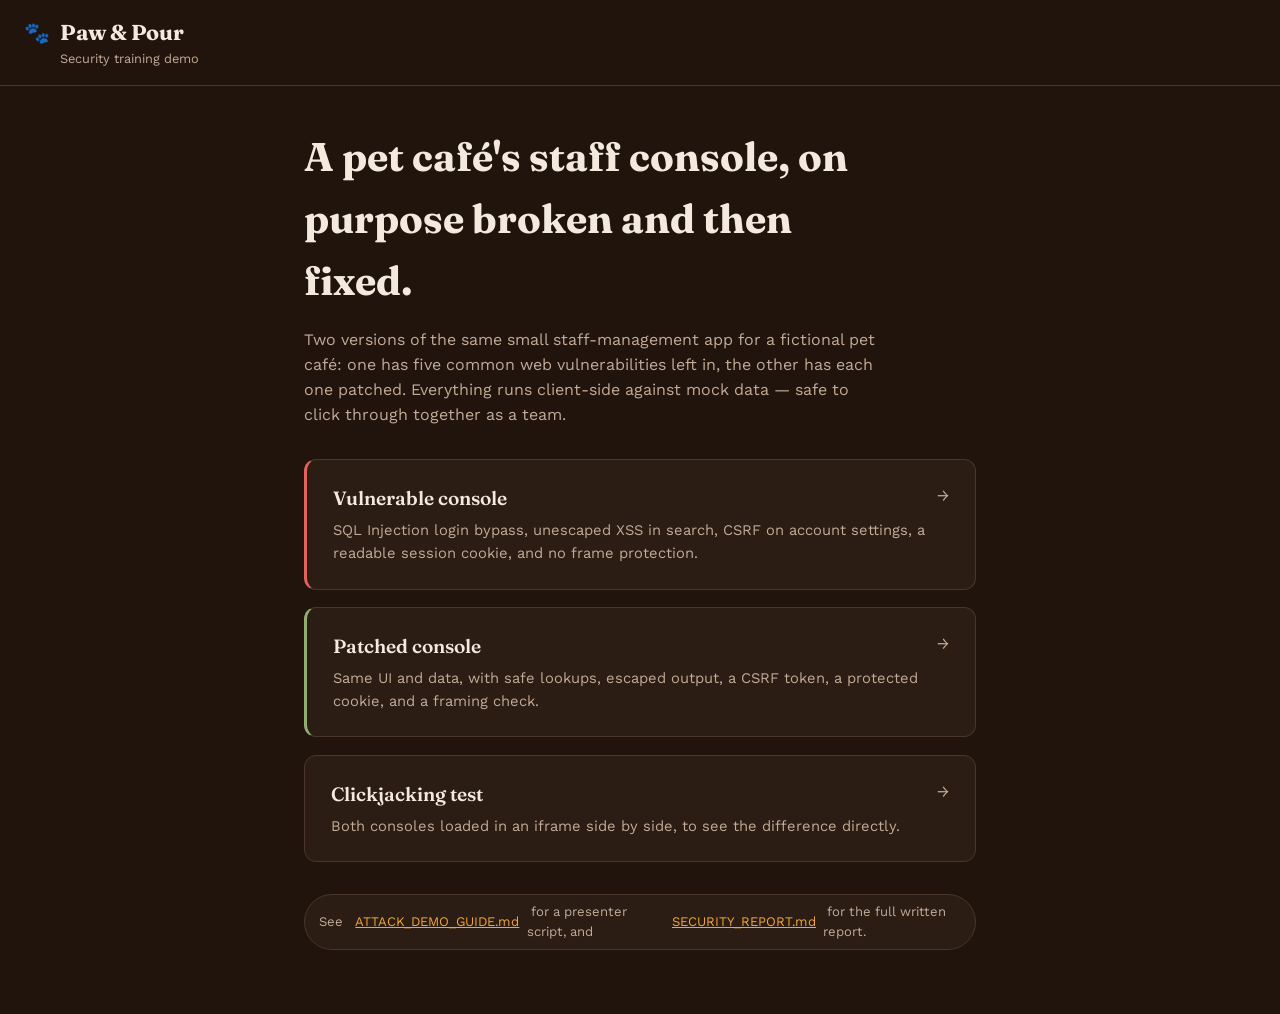
<file: docs/index.html>
<!DOCTYPE html>
<html lang="en">
<head>
<meta charset="UTF-8">
<meta name="viewport" content="width=device-width, initial-scale=1">
<title>Paw & Pour — Security Training Demo</title>
<link rel="stylesheet" href="pet-cafe.css">
<style>
  main.landing { max-width: 720px; padding-top: 2.5rem; }
  main.landing h2 { font-family: var(--serif); font-size: clamp(1.8rem, 4vw, 2.5rem); margin: 0 0 0.6rem; max-width: 20ch; }
  main.landing p.lead { color: var(--muted); max-width: 58ch; font-size: 1rem; }
  a.card .arrow { float: right; color: var(--muted); }
</style>
</head>
<body>
<nav class="topnav">
  <div class="brand">
    <span class="mark">🐾</span>
    <div>
      <h1>Paw & Pour</h1>
      <div class="sub">Security training demo</div>
    </div>
  </div>
</nav>
<main class="landing">
  <h2>A pet café's staff console, on purpose broken and then fixed.</h2>
  <p class="lead">
    Two versions of the same small staff-management app for a fictional
    pet café: one has five common web vulnerabilities left in, the other
    has each one patched. Everything runs client-side against mock data
    — safe to click through together as a team.
  </p>

  <div class="cards">
    <a class="card vuln" href="vulnerable.html">
      <span class="arrow">→</span>
      <h3>Vulnerable console</h3>
      <p>SQL Injection login bypass, unescaped XSS in search, CSRF on account settings, a readable session cookie, and no frame protection.</p>
    </a>
    <a class="card patch" href="patched.html">
      <span class="arrow">→</span>
      <h3>Patched console</h3>
      <p>Same UI and data, with safe lookups, escaped output, a CSRF token, a protected cookie, and a framing check.</p>
    </a>
    <a class="card" href="clickjack-test.html">
      <span class="arrow">→</span>
      <h3>Clickjacking test</h3>
      <p>Both consoles loaded in an iframe side by side, to see the difference directly.</p>
    </a>
  </div>

  <div class="chip" style="margin-top:2rem;display:inline-flex;">
    See <a href="https://github.com/HilariousHacker666/web-app-security-demo/blob/main/ATTACK_DEMO_GUIDE.md" target="_blank" rel="noopener" style="margin-left:0.35rem;color:var(--accent);">ATTACK_DEMO_GUIDE.md</a>&nbsp;for a presenter script, and
    <a href="https://github.com/HilariousHacker666/web-app-security-demo/blob/main/SECURITY_REPORT.md" target="_blank" rel="noopener" style="color:var(--accent);">SECURITY_REPORT.md</a>&nbsp;for the full written report.
  </div>
</main>
</body>
</html>
</file>
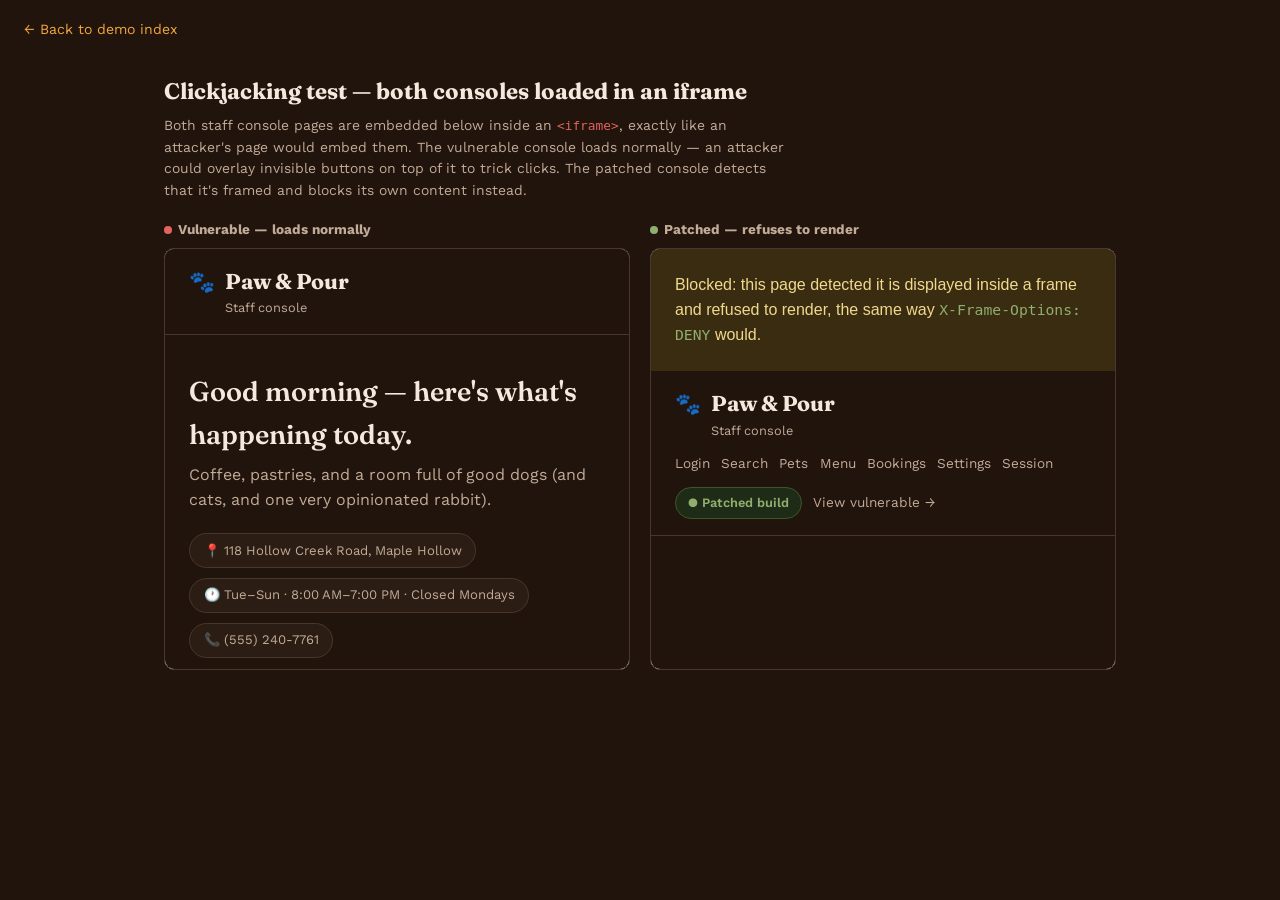
<file: docs/clickjack-test.html>
<!DOCTYPE html>
<html lang="en">
<head>
<meta charset="UTF-8">
<meta name="viewport" content="width=device-width, initial-scale=1">
<title>Framing test — Paw & Pour Staff Console</title>
<link rel="stylesheet" href="pet-cafe.css">
<style>
  main.test-main { max-width: 1000px; padding-top: 1.5rem; }
  .back-link { display: inline-block; margin: 1.2rem 1.5rem 0; font-size: 0.88rem; color: var(--accent); text-decoration: none; }
</style>
</head>
<body>
  <a class="back-link" href="index.html">← Back to demo index</a>
  <main class="test-main">
    <h2 style="font-family:var(--serif);font-size:1.4rem;margin:0.5rem 0 0.4rem;">Clickjacking test — both consoles loaded in an iframe</h2>
    <p class="section-sub" style="max-width:70ch;">
      Both staff console pages are embedded below inside an
      <code>&lt;iframe&gt;</code>, exactly like an attacker's page would
      embed them. The vulnerable console loads normally — an attacker
      could overlay invisible buttons on top of it to trick clicks. The
      patched console detects that it's framed and blocks its own content
      instead.
    </p>
    <div class="frame-grid">
      <div class="frame-col">
        <h4><span class="dot r"></span> Vulnerable — loads normally</h4>
        <div class="frame-wrap"><iframe class="demo-frame" src="vulnerable.html" title="vulnerable console in frame"></iframe></div>
      </div>
      <div class="frame-col">
        <h4><span class="dot g"></span> Patched — refuses to render</h4>
        <div class="frame-wrap"><iframe class="demo-frame" src="patched.html" title="patched console in frame"></iframe></div>
      </div>
    </div>
  </main>
</body>
</html>
</file>
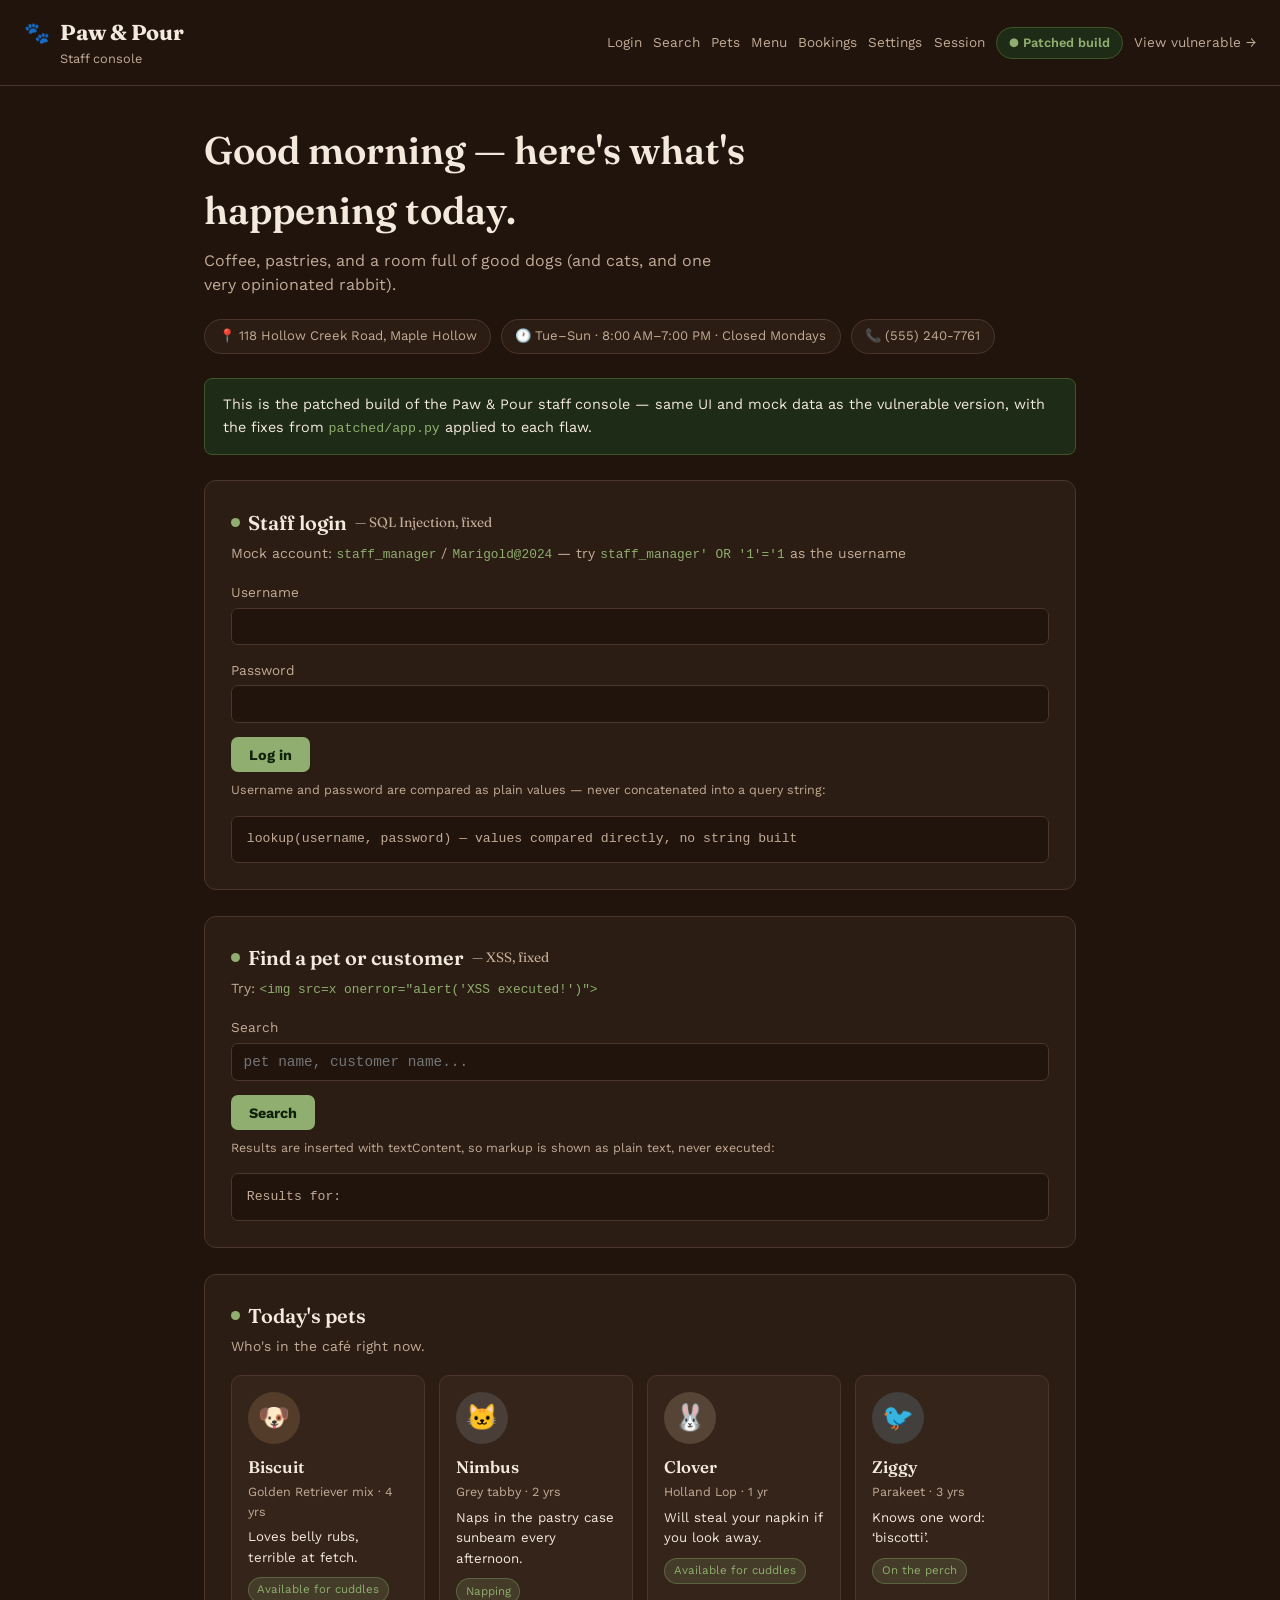
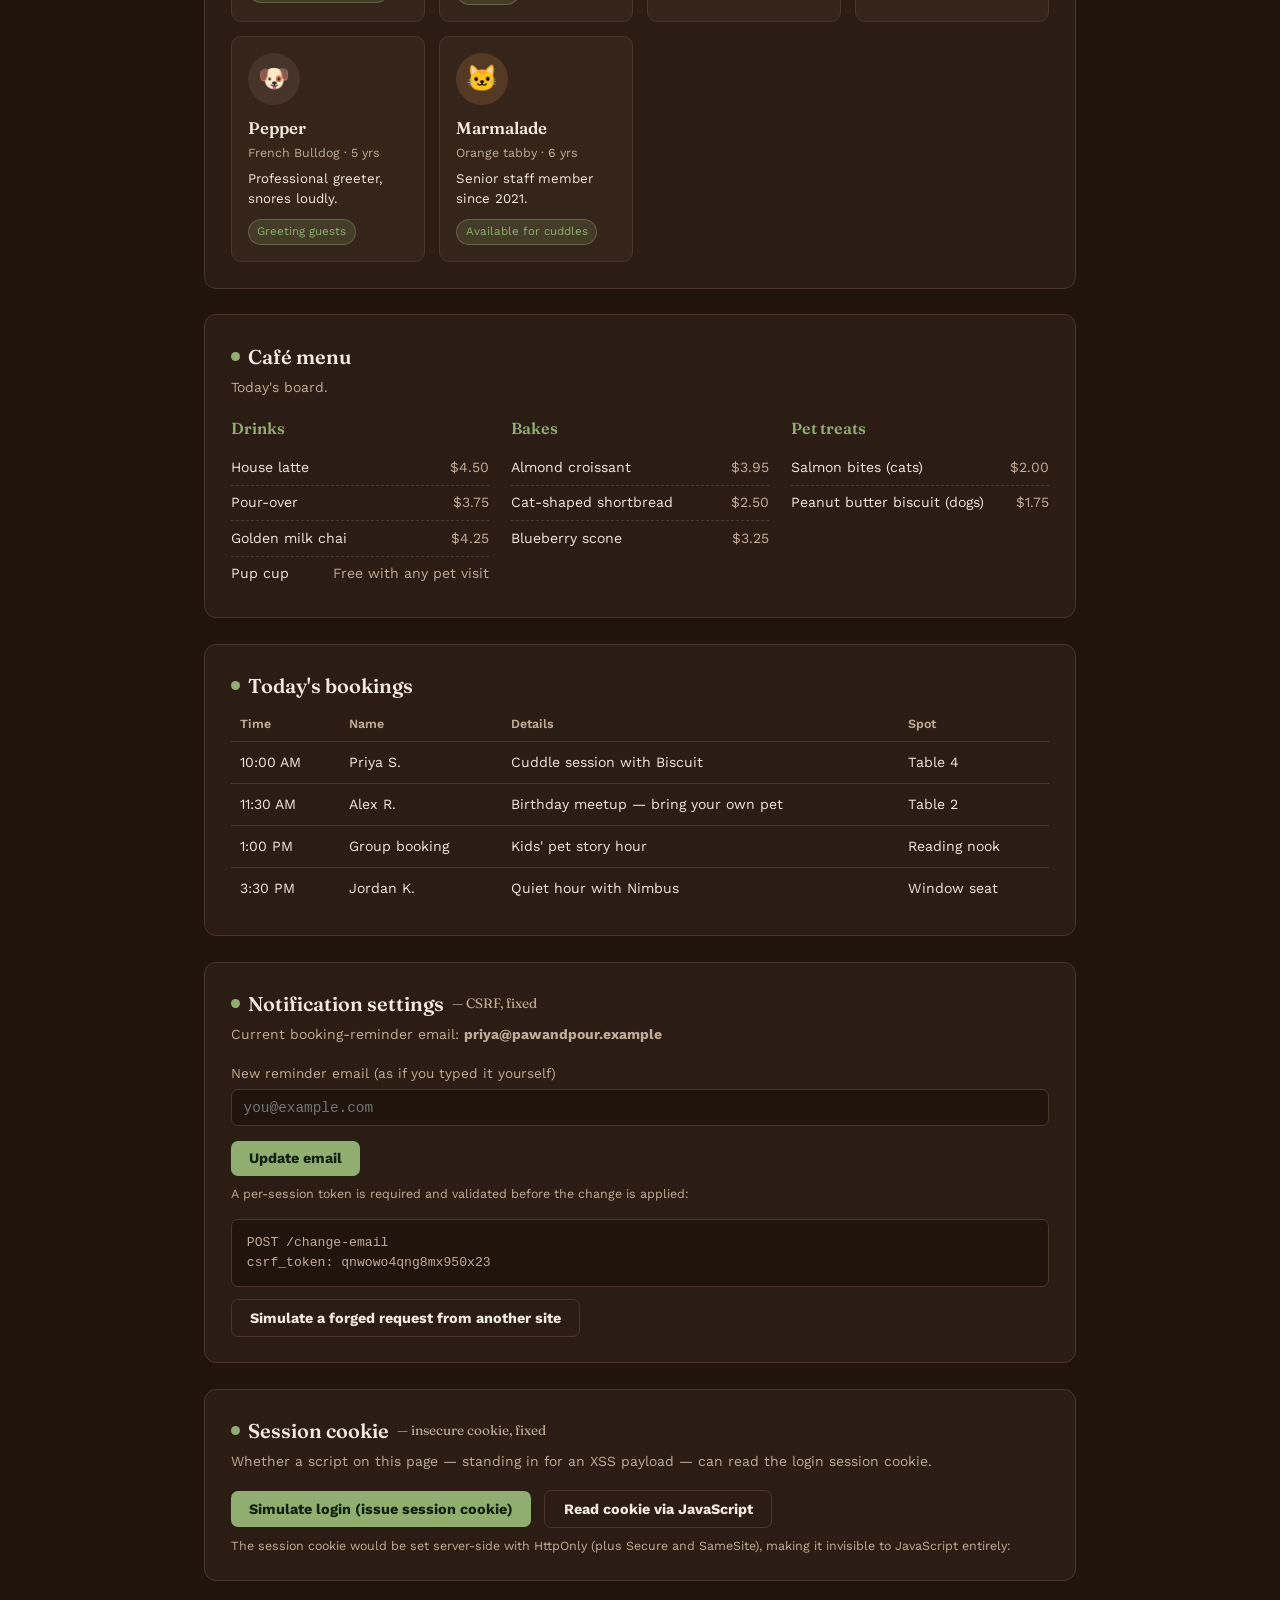
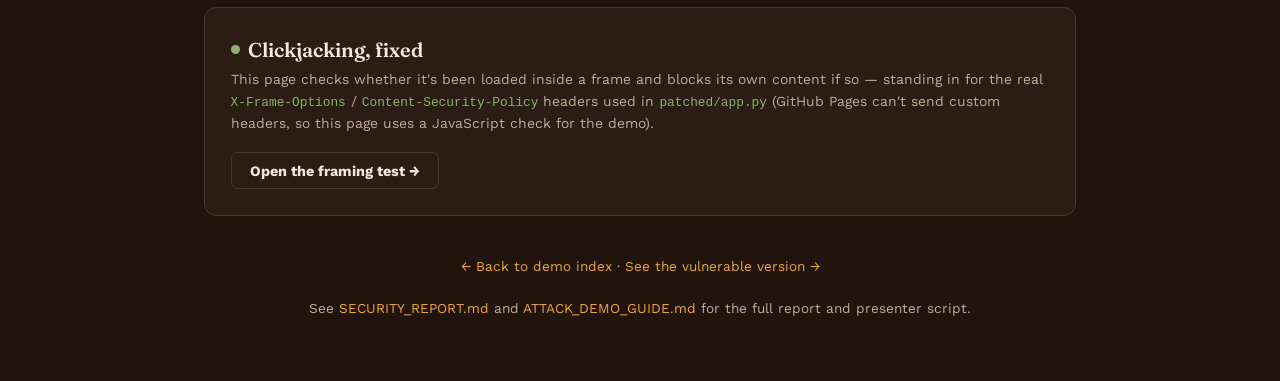
<file: docs/patched.html>
<!DOCTYPE html>
<html lang="en">
<head>
<meta charset="UTF-8">
<meta name="viewport" content="width=device-width, initial-scale=1">
<title>Paw & Pour — Staff Console (Patched)</title>
<link rel="stylesheet" href="pet-cafe.css">
</head>
<body class="mode-patched" id="bodyEl">

<nav class="topnav">
  <div class="brand">
    <span class="mark">🐾</span>
    <div>
      <h1>Paw & Pour</h1>
      <div class="sub">Staff console</div>
    </div>
  </div>
  <div class="nav-right" id="navRight">
    <a class="nav-link" href="#login">Login</a>
    <a class="nav-link" href="#search">Search</a>
    <a class="nav-link" href="#gallery">Pets</a>
    <a class="nav-link" href="#menu">Menu</a>
    <a class="nav-link" href="#bookings">Bookings</a>
    <a class="nav-link" href="#settings">Settings</a>
    <a class="nav-link" href="#session">Session</a>
    <span class="mode-badge">● Patched build</span>
    <a class="nav-link" href="vulnerable.html">View vulnerable →</a>
  </div>
</nav>

<div id="pageBody">
<section class="hero" style="background:none;border:none;padding-bottom:0;">
  <h2>Good morning — here's what's happening today.</h2>
  <p class="tagline" id="heroTagline"></p>
  <div class="info-chips">
    <span class="chip" id="chipAddress"></span>
    <span class="chip" id="chipHours"></span>
    <span class="chip" id="chipPhone"></span>
  </div>
</section>

<main>
  <div class="banner">
    This is the patched build of the Paw & Pour staff console — same UI
    and mock data as the vulnerable version, with the fixes from
    <code>patched/app.py</code> applied to each flaw.
  </div>

  <section id="login">
    <h3><span class="status-dot"></span> Staff login <span style="color:var(--muted);font-weight:400;font-size:0.85rem;">— SQL Injection, fixed</span></h3>
    <p class="section-sub">Mock account: <code>staff_manager</code> / <code>Marigold@2024</code> — try <code>staff_manager' OR '1'='1</code> as the username</p>
    <form id="loginForm">
      <label for="u">Username</label>
      <input type="text" id="u" autocomplete="off">
      <label for="p">Password</label>
      <input type="text" id="p" autocomplete="off">
      <button class="action" type="submit">Log in</button>
    </form>
    <div class="hint">Username and password are compared as plain values — never concatenated into a query string:</div>
    <div class="code-box" id="queryPreview">lookup(username, password) — values compared directly, no string built</div>
    <div class="result-box" id="loginResult" style="display:none;"></div>
  </section>

  <section id="search">
    <h3><span class="status-dot"></span> Find a pet or customer <span style="color:var(--muted);font-weight:400;font-size:0.85rem;">— XSS, fixed</span></h3>
    <p class="section-sub">Try: <code>&lt;img src=x onerror="alert('XSS executed!')"&gt;</code></p>
    <label for="q">Search</label>
    <input type="text" id="q" autocomplete="off" placeholder="pet name, customer name...">
    <button class="action" type="button" id="searchBtn">Search</button>
    <div class="hint">Results are inserted with textContent, so markup is shown as plain text, never executed:</div>
    <div class="result-box" id="searchResult">Results for: </div>
  </section>

  <section id="gallery">
    <h3><span class="status-dot" style="background:var(--sage);"></span> Today's pets</h3>
    <p class="section-sub">Who's in the café right now.</p>
    <div class="pet-grid" id="petGrid"></div>
  </section>

  <section id="menu">
    <h3><span class="status-dot" style="background:var(--sage);"></span> Café menu</h3>
    <p class="section-sub">Today's board.</p>
    <div class="menu-groups" id="menuGroups"></div>
  </section>

  <section id="bookings">
    <h3><span class="status-dot" style="background:var(--sage);"></span> Today's bookings</h3>
    <table class="bookings-table">
      <thead><tr><th>Time</th><th>Name</th><th>Details</th><th>Spot</th></tr></thead>
      <tbody id="bookingsBody"></tbody>
    </table>
  </section>

  <section id="settings">
    <h3><span class="status-dot"></span> Notification settings <span style="color:var(--muted);font-weight:400;font-size:0.85rem;">— CSRF, fixed</span></h3>
    <p class="section-sub">Current booking-reminder email: <strong id="currentEmailDisplay"></strong></p>
    <form id="csrfForm">
      <label for="newEmail">New reminder email (as if you typed it yourself)</label>
      <input type="text" id="newEmail" autocomplete="off" placeholder="you@example.com">
      <button class="action" type="submit">Update email</button>
    </form>
    <div class="hint" id="csrfHint">A per-session token is required and validated before the change is applied:</div>
    <div class="code-box" id="csrfRequestPreview"></div>
    <button class="action secondary" type="button" id="forgeBtn" style="margin-top:0.75rem;">Simulate a forged request from another site</button>
    <div class="result-box" id="csrfResult" style="display:none;"></div>
  </section>

  <section id="session">
    <h3><span class="status-dot"></span> Session cookie <span style="color:var(--muted);font-weight:400;font-size:0.85rem;">— insecure cookie, fixed</span></h3>
    <p class="section-sub">Whether a script on this page — standing in for an XSS payload — can read the login session cookie.</p>
    <button class="action" type="button" id="setCookieBtn">Simulate login (issue session cookie)</button>
    <button class="action secondary" type="button" id="readCookieBtn" style="margin-left:0.5rem;">Read cookie via JavaScript</button>
    <div class="hint" id="cookieHint">The session cookie would be set server-side with HttpOnly (plus Secure and SameSite), making it invisible to JavaScript entirely:</div>
    <div class="result-box" id="cookieResult" style="display:none;"></div>
  </section>

  <section id="framing">
    <h3><span class="status-dot"></span> Clickjacking, fixed</h3>
    <p class="section-sub">
      This page checks whether it's been loaded inside a frame and blocks
      its own content if so — standing in for the real
      <code>X-Frame-Options</code> / <code>Content-Security-Policy</code>
      headers used in <code>patched/app.py</code> (GitHub Pages can't send
      custom headers, so this page uses a JavaScript check for the demo).
    </p>
    <a href="clickjack-test.html"><button class="action secondary" type="button">Open the framing test →</button></a>
  </section>

  <footer>
    <a href="index.html">← Back to demo index</a> ·
    <a href="vulnerable.html">See the vulnerable version →</a><br><br>
    See <a href="https://github.com/HilariousHacker666/web-app-security-demo/blob/main/SECURITY_REPORT.md" target="_blank" rel="noopener">SECURITY_REPORT.md</a> and
    <a href="https://github.com/HilariousHacker666/web-app-security-demo/blob/main/ATTACK_DEMO_GUIDE.md" target="_blank" rel="noopener">ATTACK_DEMO_GUIDE.md</a> for the full report and presenter script.
  </footer>
</main>
</div>

<script src="pet-cafe-data.js"></script>
<script>
  const isFramed = window.top !== window.self;

  // FIX: Clickjacking — refuse to render this page's content when framed.
  if (isFramed) {
    document.getElementById('pageBody').style.display = 'none';
    const notice = document.createElement('div');
    notice.style.cssText = 'padding:1.5rem;font-family:sans-serif;background:#3a2c10;color:#f0d98f;';
    notice.innerHTML = 'Blocked: this page detected it is displayed inside a frame and refused to render, the same way <code>X-Frame-Options: DENY</code> would.';
    document.body.prepend(notice);
  } else {
    initApp();
  }

  function initApp() {
    const csrfToken = Math.random().toString(36).slice(2) + Date.now().toString(36);
    const DEFAULT_EMAIL = 'priya@pawandpour.example';
    let currentEmail = DEFAULT_EMAIL;
    const SESSION_COOKIE_NAME = 'pawpour_session';

    renderStaticContent();
    document.getElementById('currentEmailDisplay').textContent = currentEmail;
    document.getElementById('csrfRequestPreview').textContent = `POST /change-email\ncsrf_token: ${csrfToken}`;

    document.getElementById('loginForm').addEventListener('submit', (e) => {
      e.preventDefault();
      handleLogin();
    });
    document.getElementById('searchBtn').addEventListener('click', handleSearch);
    document.getElementById('csrfForm').addEventListener('submit', handleUpdateEmail);
    document.getElementById('forgeBtn').addEventListener('click', handleForgedRequest);
    document.getElementById('setCookieBtn').addEventListener('click', handleSetCookie);
    document.getElementById('readCookieBtn').addEventListener('click', handleReadCookie);

    function handleLogin() {
      const u = document.getElementById('u').value;
      const p = document.getElementById('p').value;
      const box = document.getElementById('loginResult');
      box.style.display = 'block';
      // FIX: values compared directly against each record, never
      // interpolated into a query string.
      const matched = STAFF.find((row) => row.username === u && row.password === p);
      if (matched) {
        box.className = 'result-box success';
        box.textContent = `Login succeeded — signed in as "${matched.username}" (${matched.name}).`;
      } else {
        box.className = 'result-box fail';
        box.textContent = 'Invalid credentials.';
      }
    }

    function handleSearch() {
      const q = document.getElementById('q').value;
      // FIX: textContent never interprets its input as markup.
      document.getElementById('searchResult').textContent = 'Results for: ' + q;
    }

    function handleUpdateEmail(e) {
      e.preventDefault();
      const email = document.getElementById('newEmail').value.trim() || DEFAULT_EMAIL;
      currentEmail = email;
      document.getElementById('currentEmailDisplay').textContent = currentEmail;
      const box = document.getElementById('csrfResult');
      box.style.display = 'block';
      box.className = 'result-box success';
      box.textContent = `Reminder email updated to "${email}", because this in-app form included a valid csrf_token.`;
    }

    function handleForgedRequest() {
      const box = document.getElementById('csrfResult');
      box.style.display = 'block';
      // FIX: a forged cross-site request has no way to know the valid
      // per-session token, so it's rejected.
      box.className = 'result-box fail';
      box.textContent = 'Forged request rejected — it carried no valid csrf_token, so the server refused the change.';
    }

    function getCookie(name) {
      const match = document.cookie.match(new RegExp('(?:^|; )' + name + '=([^;]*)'));
      return match ? decodeURIComponent(match[1]) : null;
    }

    function handleSetCookie() {
      // FIX (simulated): a real HttpOnly cookie is set by the server and
      // never appears in document.cookie at all, so nothing is set here.
      const box = document.getElementById('cookieResult');
      box.style.display = 'block';
      box.className = 'result-box success';
      box.textContent = 'Session cookie issued server-side with HttpOnly, Secure, and SameSite set — it never becomes visible to document.cookie in the first place.';
    }

    function handleReadCookie() {
      const box = document.getElementById('cookieResult');
      box.style.display = 'block';
      const val = getCookie(SESSION_COOKIE_NAME);
      box.className = 'result-box fail';
      box.textContent = `document.cookie → "${val ?? ''}"\nNothing readable here — a real HttpOnly cookie is never exposed to JavaScript, so an XSS payload on this page could not steal it.`;
    }
  }
</script>

</body>
</html>
</file>
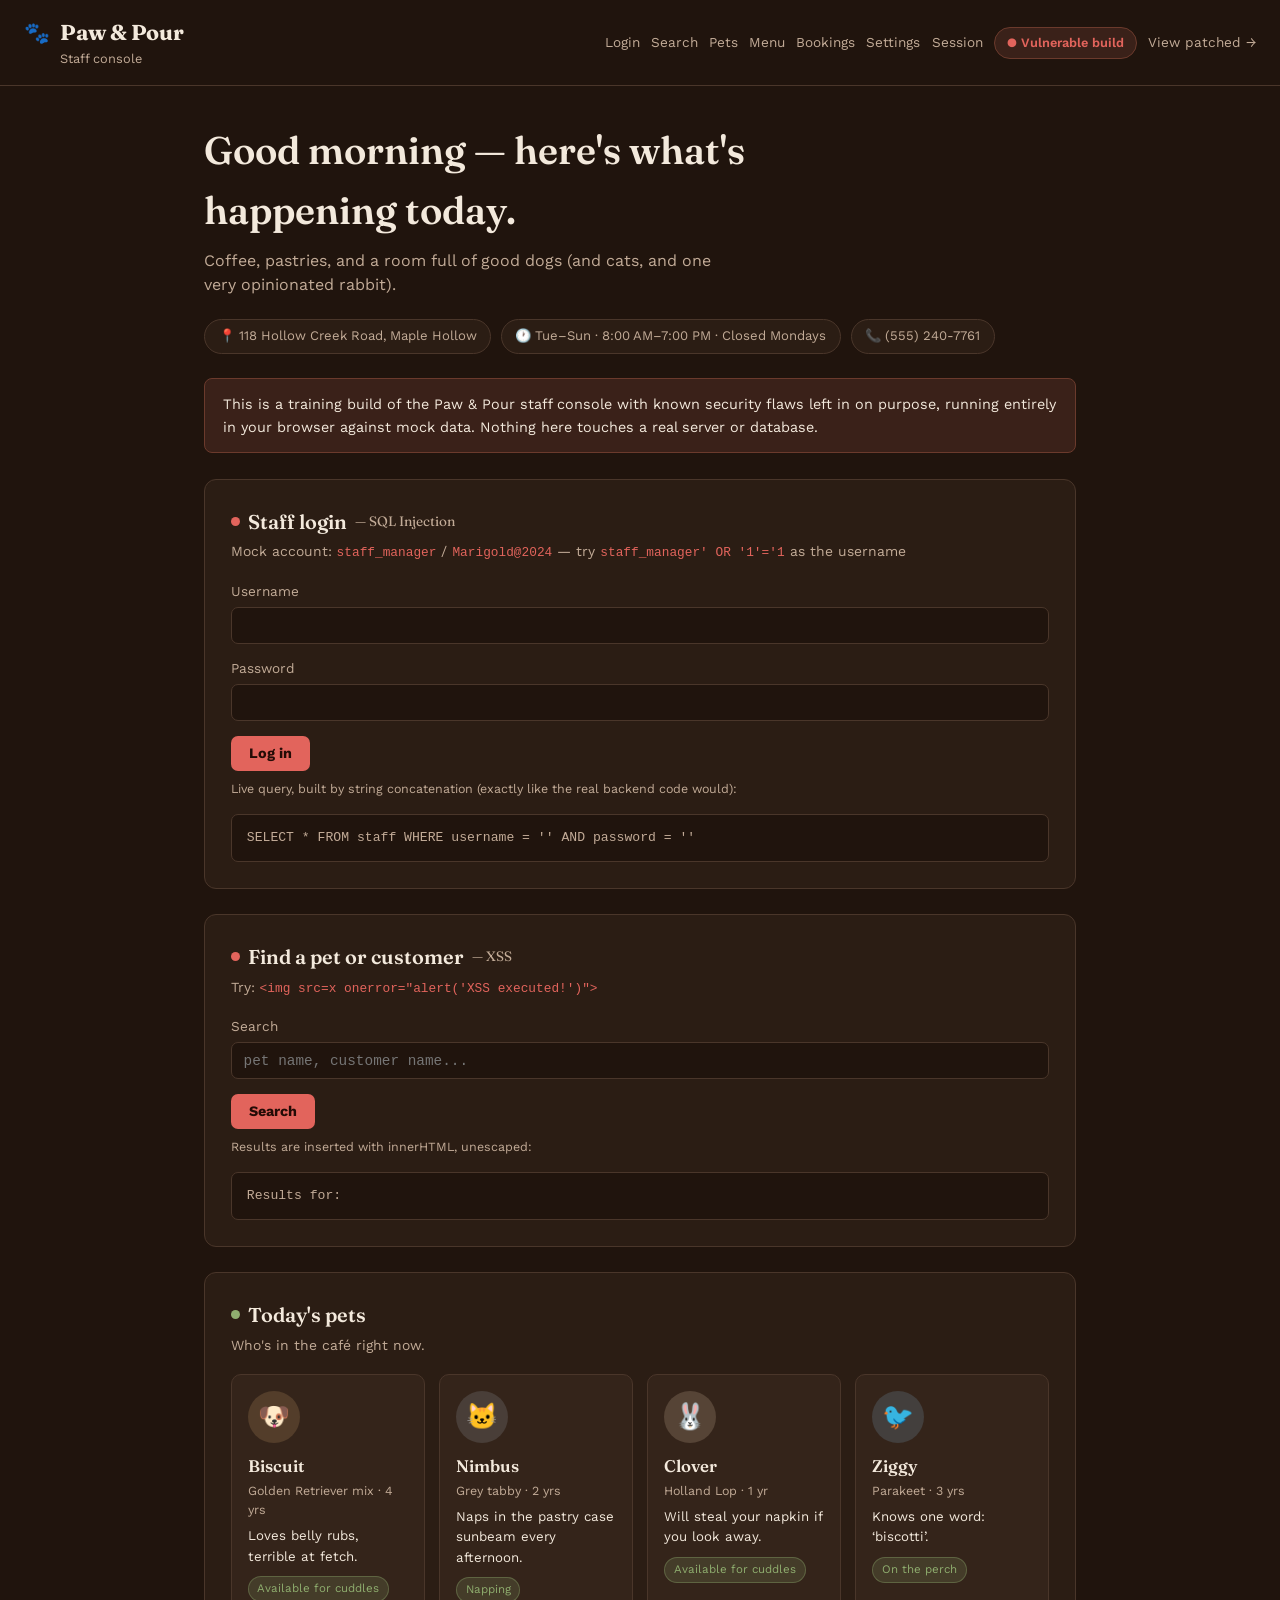
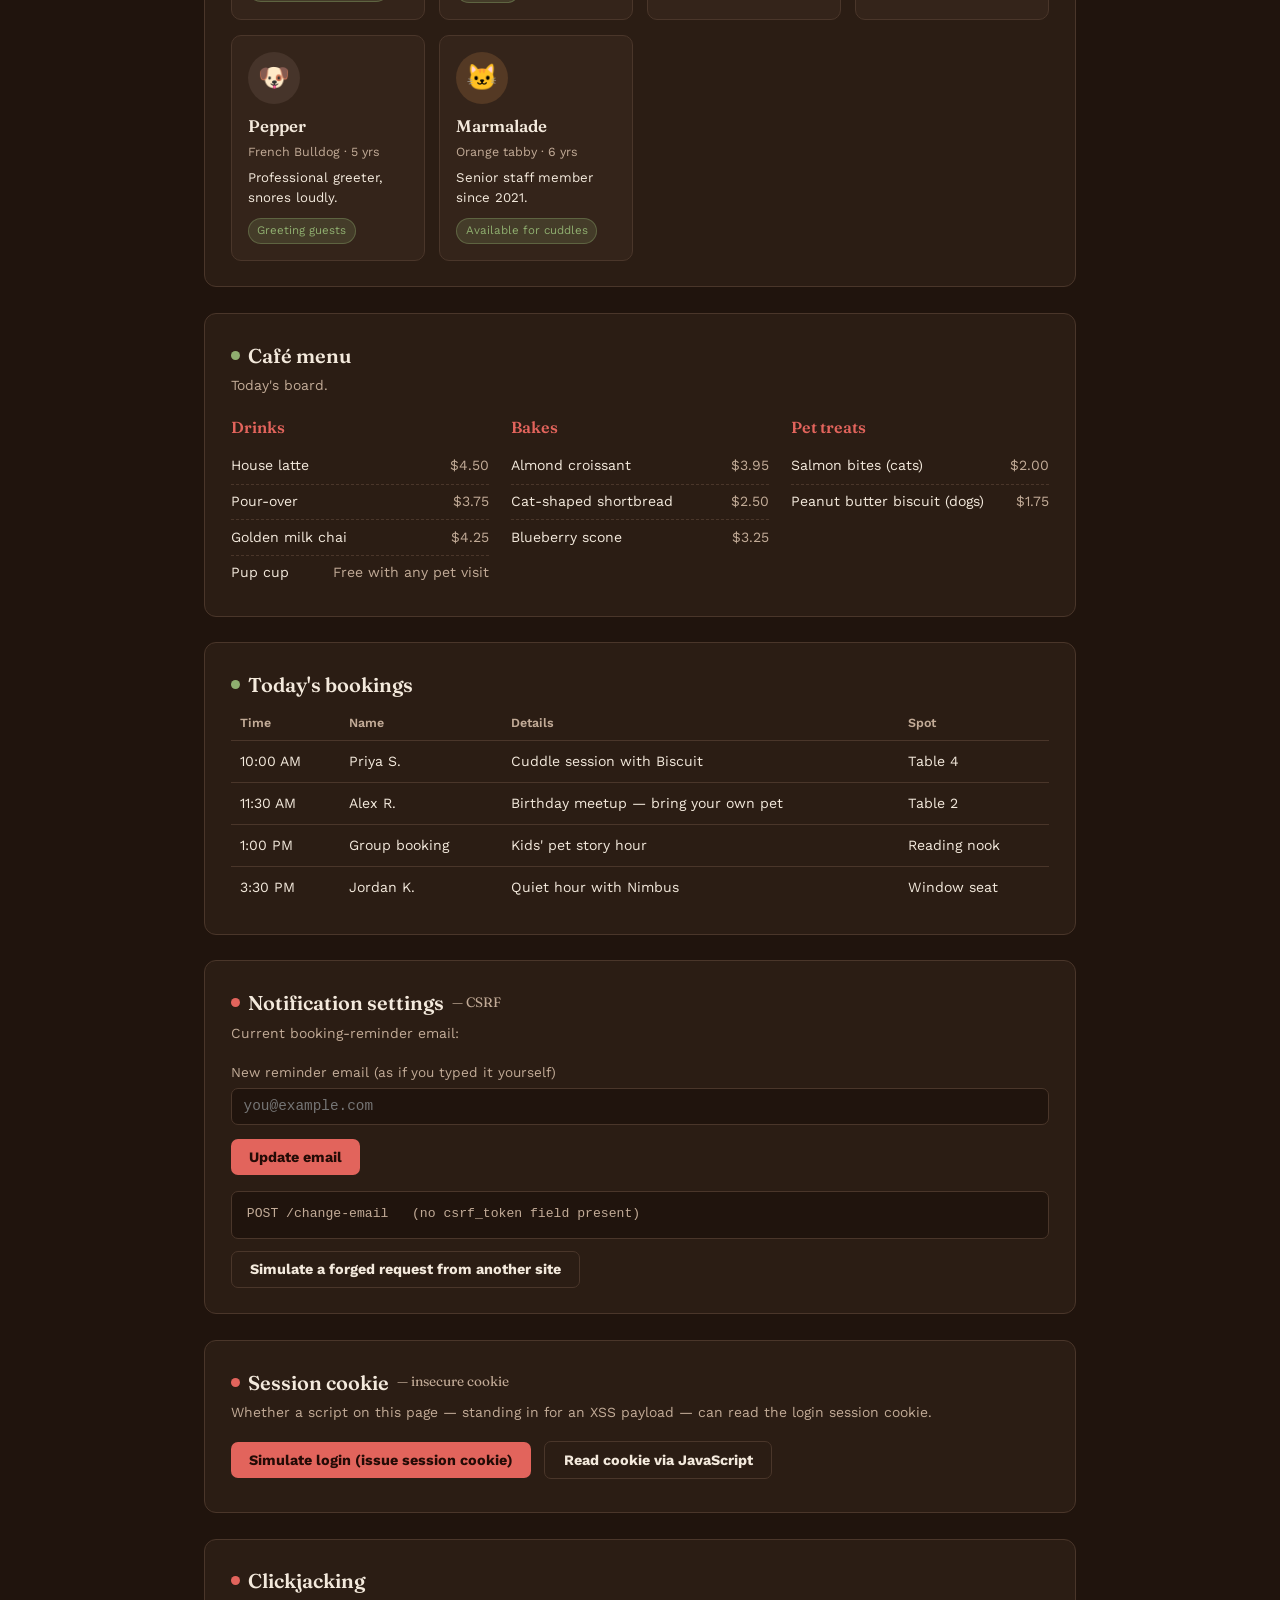
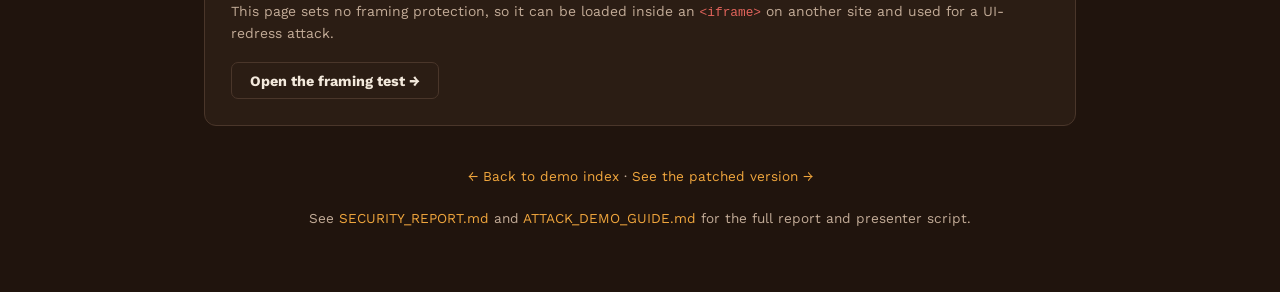
<file: docs/vulnerable.html>
<!DOCTYPE html>
<html lang="en">
<head>
<meta charset="UTF-8">
<meta name="viewport" content="width=device-width, initial-scale=1">
<title>Paw & Pour — Staff Console (Vulnerable)</title>
<link rel="stylesheet" href="pet-cafe.css">
</head>
<body class="mode-vulnerable">

<nav class="topnav">
  <div class="brand">
    <span class="mark">🐾</span>
    <div>
      <h1>Paw & Pour</h1>
      <div class="sub">Staff console</div>
    </div>
  </div>
  <div class="nav-right" id="navRight">
    <a class="nav-link" href="#login">Login</a>
    <a class="nav-link" href="#search">Search</a>
    <a class="nav-link" href="#gallery">Pets</a>
    <a class="nav-link" href="#menu">Menu</a>
    <a class="nav-link" href="#bookings">Bookings</a>
    <a class="nav-link" href="#settings">Settings</a>
    <a class="nav-link" href="#session">Session</a>
    <span class="mode-badge">● Vulnerable build</span>
    <a class="nav-link" href="patched.html">View patched →</a>
  </div>
</nav>

<section class="hero" style="background:none;border:none;padding-bottom:0;">
  <h2>Good morning — here's what's happening today.</h2>
  <p class="tagline" id="heroTagline"></p>
  <div class="info-chips">
    <span class="chip" id="chipAddress"></span>
    <span class="chip" id="chipHours"></span>
    <span class="chip" id="chipPhone"></span>
  </div>
</section>

<main>
  <div id="frameNotice"></div>
  <div class="banner">
    This is a training build of the Paw & Pour staff console with known
    security flaws left in on purpose, running entirely in your browser
    against mock data. Nothing here touches a real server or database.
  </div>

  <section id="login">
    <h3><span class="status-dot"></span> Staff login <span style="color:var(--muted);font-weight:400;font-size:0.85rem;">— SQL Injection</span></h3>
    <p class="section-sub">Mock account: <code>staff_manager</code> / <code>Marigold@2024</code> — try <code>staff_manager' OR '1'='1</code> as the username</p>
    <form id="loginForm">
      <label for="u">Username</label>
      <input type="text" id="u" autocomplete="off">
      <label for="p">Password</label>
      <input type="text" id="p" autocomplete="off">
      <button class="action" type="submit">Log in</button>
    </form>
    <div class="hint">Live query, built by string concatenation (exactly like the real backend code would):</div>
    <div class="code-box" id="queryPreview"></div>
    <div class="result-box" id="loginResult" style="display:none;"></div>
  </section>

  <section id="search">
    <h3><span class="status-dot"></span> Find a pet or customer <span style="color:var(--muted);font-weight:400;font-size:0.85rem;">— XSS</span></h3>
    <p class="section-sub">Try: <code>&lt;img src=x onerror="alert('XSS executed!')"&gt;</code></p>
    <label for="q">Search</label>
    <input type="text" id="q" autocomplete="off" placeholder="pet name, customer name...">
    <button class="action" type="button" id="searchBtn">Search</button>
    <div class="hint">Results are inserted with innerHTML, unescaped:</div>
    <div class="result-box" id="searchResult">Results for: </div>
  </section>

  <section id="gallery">
    <h3><span class="status-dot" style="background:var(--sage);"></span> Today's pets</h3>
    <p class="section-sub">Who's in the café right now.</p>
    <div class="pet-grid" id="petGrid"></div>
  </section>

  <section id="menu">
    <h3><span class="status-dot" style="background:var(--sage);"></span> Café menu</h3>
    <p class="section-sub">Today's board.</p>
    <div class="menu-groups" id="menuGroups"></div>
  </section>

  <section id="bookings">
    <h3><span class="status-dot" style="background:var(--sage);"></span> Today's bookings</h3>
    <table class="bookings-table">
      <thead><tr><th>Time</th><th>Name</th><th>Details</th><th>Spot</th></tr></thead>
      <tbody id="bookingsBody"></tbody>
    </table>
  </section>

  <section id="settings">
    <h3><span class="status-dot"></span> Notification settings <span style="color:var(--muted);font-weight:400;font-size:0.85rem;">— CSRF</span></h3>
    <p class="section-sub">Current booking-reminder email: <strong id="currentEmailDisplay"></strong></p>
    <form id="csrfForm">
      <label for="newEmail">New reminder email (as if you typed it yourself)</label>
      <input type="text" id="newEmail" autocomplete="off" placeholder="you@example.com">
      <button class="action" type="submit">Update email</button>
    </form>
    <div class="hint" id="csrfHint"></div>
    <div class="code-box" id="csrfRequestPreview"></div>
    <button class="action secondary" type="button" id="forgeBtn" style="margin-top:0.75rem;">Simulate a forged request from another site</button>
    <div class="result-box" id="csrfResult" style="display:none;"></div>
  </section>

  <section id="session">
    <h3><span class="status-dot"></span> Session cookie <span style="color:var(--muted);font-weight:400;font-size:0.85rem;">— insecure cookie</span></h3>
    <p class="section-sub">Whether a script on this page — standing in for an XSS payload — can read the login session cookie.</p>
    <button class="action" type="button" id="setCookieBtn">Simulate login (issue session cookie)</button>
    <button class="action secondary" type="button" id="readCookieBtn" style="margin-left:0.5rem;">Read cookie via JavaScript</button>
    <div class="hint" id="cookieHint"></div>
    <div class="result-box" id="cookieResult" style="display:none;"></div>
  </section>

  <section id="framing">
    <h3><span class="status-dot"></span> Clickjacking</h3>
    <p class="section-sub">
      This page sets no framing protection, so it can be loaded inside an
      <code>&lt;iframe&gt;</code> on another site and used for a UI-redress attack.
    </p>
    <a href="clickjack-test.html"><button class="action secondary" type="button">Open the framing test →</button></a>
  </section>

  <footer>
    <a href="index.html">← Back to demo index</a> ·
    <a href="patched.html">See the patched version →</a><br><br>
    See <a href="https://github.com/HilariousHacker666/web-app-security-demo/blob/main/SECURITY_REPORT.md" target="_blank" rel="noopener">SECURITY_REPORT.md</a> and
    <a href="https://github.com/HilariousHacker666/web-app-security-demo/blob/main/ATTACK_DEMO_GUIDE.md" target="_blank" rel="noopener">ATTACK_DEMO_GUIDE.md</a> for the full report and presenter script.
  </footer>
</main>

<script src="pet-cafe-data.js"></script>
<script src="sql-eval.js"></script>
<script>
  const isFramed = window.top !== window.self;
  const csrfToken = Math.random().toString(36).slice(2) + Date.now().toString(36);
  const DEFAULT_EMAIL = 'priya@pawandpour.example';
  let currentEmail = DEFAULT_EMAIL;
  const SESSION_COOKIE_NAME = 'pawpour_session';

  if (isFramed) {
    document.getElementById('navRight').style.display = 'none';
  }

  renderStaticContent();

  document.getElementById('u').addEventListener('input', updatePreview);
  document.getElementById('p').addEventListener('input', updatePreview);
  updatePreview();

  document.getElementById('csrfRequestPreview').textContent = 'POST /change-email   (no csrf_token field present)';

  document.getElementById('loginForm').addEventListener('submit', (e) => {
    e.preventDefault();
    handleLogin();
  });
  document.getElementById('searchBtn').addEventListener('click', handleSearch);
  document.getElementById('csrfForm').addEventListener('submit', handleUpdateEmail);
  document.getElementById('forgeBtn').addEventListener('click', handleForgedRequest);
  document.getElementById('setCookieBtn').addEventListener('click', handleSetCookie);
  document.getElementById('readCookieBtn').addEventListener('click', handleReadCookie);

  function updatePreview() {
    const u = document.getElementById('u').value;
    const p = document.getElementById('p').value;
    document.getElementById('queryPreview').textContent =
      "SELECT * FROM staff WHERE username = '" + u + "' AND password = '" + p + "'";
  }

  function handleLogin() {
    const u = document.getElementById('u').value;
    const p = document.getElementById('p').value;
    const box = document.getElementById('loginResult');
    box.style.display = 'block';
    const r = vulnerableLogin(u, p, STAFF);
    if (r.matched) {
      box.className = 'result-box success';
      box.textContent = `Login succeeded — signed in as "${r.matched.username}" (${r.matched.name}), no valid password required.\nQuery actually evaluated (after any SQL comment truncation):\n${r.cleaned}`;
    } else {
      box.className = 'result-box fail';
      box.textContent = 'Invalid credentials.';
    }
  }

  function handleSearch() {
    const q = document.getElementById('q').value;
    document.getElementById('searchResult').innerHTML = 'Results for: ' + q; // VULNERABLE: unescaped
  }

  function handleUpdateEmail(e) {
    e.preventDefault();
    const email = document.getElementById('newEmail').value.trim() || DEFAULT_EMAIL;
    currentEmail = email;
    document.getElementById('currentEmailDisplay').textContent = currentEmail;
    const box = document.getElementById('csrfResult');
    box.style.display = 'block';
    box.className = 'result-box success';
    box.textContent = `Reminder email updated to "${email}". This request had no token to check, but it went through anyway.`;
  }

  function handleForgedRequest() {
    const box = document.getElementById('csrfResult');
    box.style.display = 'block';
    const forgedEmail = 'attacker@evil-site.example';
    currentEmail = forgedEmail;
    document.getElementById('currentEmailDisplay').textContent = currentEmail;
    box.className = 'result-box success';
    box.textContent = `Forged request succeeded — reminder email silently changed to "${forgedEmail}" without the real staff member filling out any form themselves.`;
  }

  function getCookie(name) {
    const match = document.cookie.match(new RegExp('(?:^|; )' + name + '=([^;]*)'));
    return match ? decodeURIComponent(match[1]) : null;
  }

  function handleSetCookie() {
    const sid = 'sid_' + Math.random().toString(36).slice(2, 10);
    document.cookie = SESSION_COOKIE_NAME + '=' + sid + '; path=/';
    const box = document.getElementById('cookieResult');
    box.style.display = 'block';
    box.className = 'result-box success';
    box.textContent = 'Session cookie issued and stored via document.cookie — readable by any script running on this page.';
  }

  function handleReadCookie() {
    const box = document.getElementById('cookieResult');
    box.style.display = 'block';
    const val = getCookie(SESSION_COOKIE_NAME);
    box.className = 'result-box success';
    box.textContent = val
      ? `document.cookie → "${SESSION_COOKIE_NAME}=${val}"\nAn attacker's injected script (e.g. via the search XSS above) could read and exfiltrate this directly.`
      : 'No cookie set yet — click "Simulate login" first.';
  }
</script>

</body>
</html>
</file>
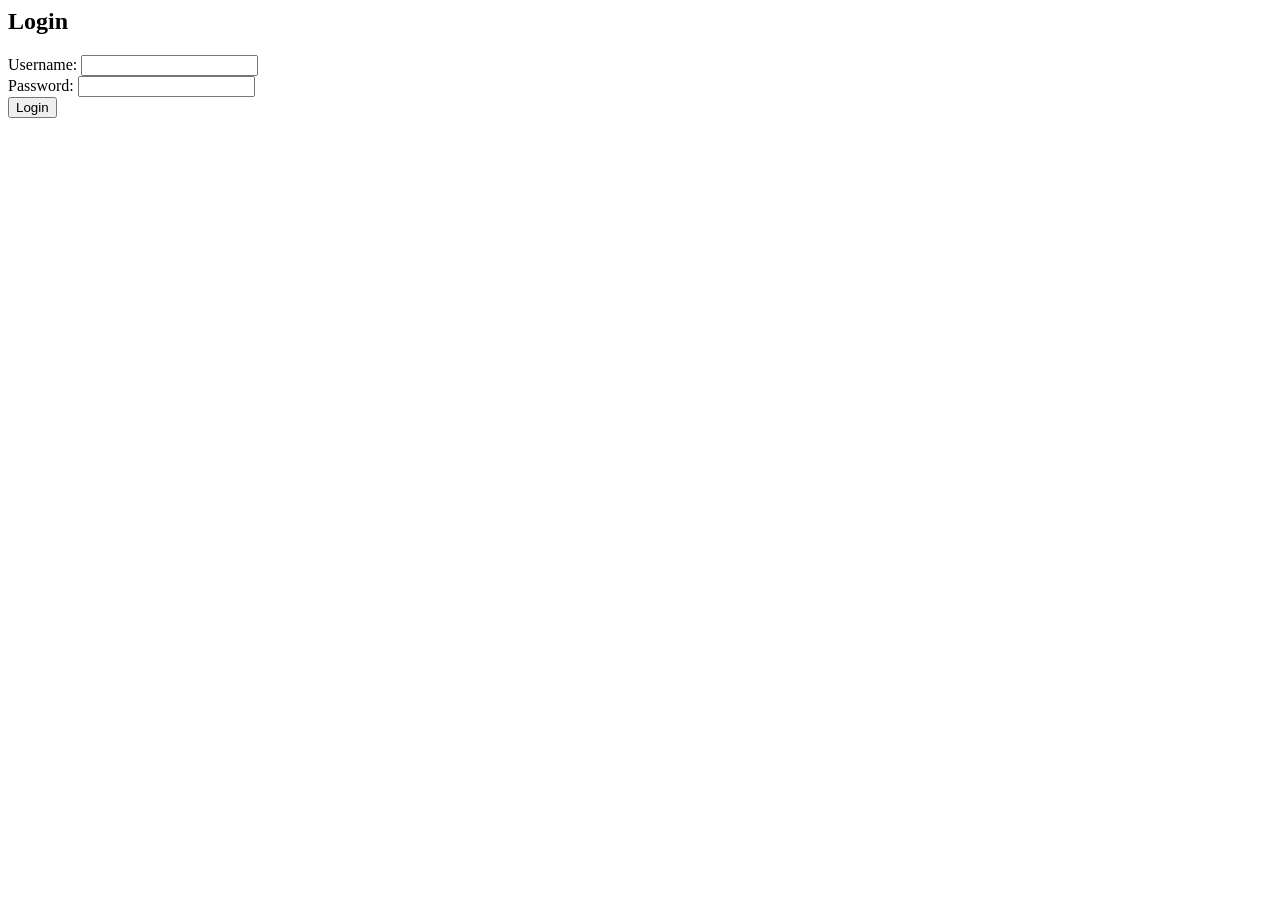
<file: patched/templates/login.html>
<html>
<body>
<h2>Login</h2>
<form method="POST" action="/login">
  <input type="hidden" name="csrf_token" value="{{ csrf_token() }}">
  Username: <input name="username"><br>
  Password: <input name="password" type="password"><br>
  <input type="submit" value="Login">
</form>
</body>
</html>
</file>
<file: docs/pet-cafe.css>
/* Paw & Pour — Staff Console
   Design tokens: warm chalkboard-café palette (espresso, marigold, sage),
   Fraunces for display type, Work Sans for UI/body text. */

@import url('https://fonts.googleapis.com/css2?family=Fraunces:opsz,wght@9..144,400;9..144,600;9..144,700&family=Work+Sans:wght@400;500;600;700&display=swap');

:root {
  --bg: #20140d;
  --panel: #2b1d14;
  --panel-2: #34241a;
  --border: #4a362a;
  --text: #f3e9dc;
  --muted: #c2ab97;
  --accent: #f0a63d;
  --accent-fg: #241505;
  --sage: #8fae6f;
  --sage-fg: #10200a;
  --serif: 'Fraunces', Georgia, serif;
  --sans: 'Work Sans', -apple-system, "Segoe UI", sans-serif;
  --mono: ui-monospace, "JetBrains Mono", "SFMono-Regular", Consolas, monospace;
  --mode-color: #e2645c;
  --mode-dim: #3a2119;
  --mode-border: #6b3a2c;
  --mode-fg: #240b06;
}
body.mode-patched {
  --mode-color: var(--sage);
  --mode-dim: #1e2b16;
  --mode-border: #3d5628;
  --mode-fg: var(--sage-fg);
}

* { box-sizing: border-box; }
html { scroll-behavior: smooth; }
body {
  margin: 0;
  background: var(--bg);
  color: var(--text);
  font-family: var(--sans);
  line-height: 1.55;
  padding-bottom: 4rem;
}

a { color: inherit; }

/* --- Top nav --- */
.topnav {
  position: sticky;
  top: 0;
  z-index: 20;
  background: var(--bg);
  border-bottom: 1px solid var(--border);
  padding: 1rem 1.5rem;
  display: flex;
  align-items: center;
  justify-content: space-between;
  flex-wrap: wrap;
  gap: 0.8rem;
}
.brand {
  display: flex;
  align-items: baseline;
  gap: 0.6rem;
}
.brand .mark { font-size: 1.3rem; }
.brand h1 {
  font-family: var(--serif);
  font-size: 1.35rem;
  font-weight: 700;
  margin: 0;
}
.brand .sub { font-size: 0.8rem; color: var(--muted); }
.nav-right { display: flex; align-items: center; gap: 0.7rem; flex-wrap: wrap; }
.mode-badge {
  display: inline-flex;
  align-items: center;
  gap: 0.4rem;
  background: var(--mode-dim);
  color: var(--mode-color);
  border: 1px solid var(--mode-border);
  padding: 0.32rem 0.75rem;
  border-radius: 999px;
  font-size: 0.8rem;
  font-weight: 600;
}
.nav-link {
  font-size: 0.85rem;
  text-decoration: none;
  color: var(--muted);
  border-bottom: 1px solid transparent;
}
.nav-link:hover { color: var(--text); border-color: var(--border); }

/* --- Hero / info strip --- */
.hero {
  max-width: 920px;
  margin: 0 auto;
  padding: 2.2rem 1.5rem 0.5rem;
}
.hero h2 {
  font-family: var(--serif);
  font-size: clamp(1.7rem, 4vw, 2.4rem);
  font-weight: 600;
  margin: 0 0 0.5rem;
  max-width: 24ch;
}
.hero p.tagline {
  color: var(--muted);
  max-width: 52ch;
  margin: 0 0 1.3rem;
  font-size: 1rem;
}
.info-chips { display: flex; flex-wrap: wrap; gap: 0.6rem; margin-bottom: 0.5rem; }
.chip {
  background: var(--panel);
  border: 1px solid var(--border);
  border-radius: 999px;
  padding: 0.4rem 0.85rem;
  font-size: 0.82rem;
  color: var(--muted);
  display: inline-flex;
  align-items: center;
  gap: 0.45rem;
}

/* --- Sections --- */
main { max-width: 920px; margin: 0 auto; padding: 0 1.5rem; }
.banner {
  margin: 1.5rem 0;
  padding: 0.9rem 1.1rem;
  border-radius: 8px;
  font-size: 0.9rem;
  background: var(--mode-dim);
  border: 1px solid var(--mode-border);
}
#frameNotice {
  display: none;
  margin: 1.5rem 0;
  padding: 0.9rem 1.1rem;
  border-radius: 8px;
  font-size: 0.9rem;
  background: #3a2c10;
  border: 1px solid #6b5420;
  color: #f0d98f;
}
section {
  background: var(--panel);
  border: 1px solid var(--border);
  border-radius: 12px;
  padding: 1.6rem;
  margin: 1.6rem 0;
}
section h3 {
  font-family: var(--serif);
  font-size: 1.25rem;
  font-weight: 600;
  margin: 0 0 0.3rem;
  display: flex;
  align-items: center;
  gap: 0.5rem;
}
.status-dot { width: 9px; height: 9px; border-radius: 50%; background: var(--mode-color); display: inline-block; flex-shrink: 0; }
.section-sub { color: var(--muted); font-size: 0.87rem; margin: 0 0 1.1rem; }

label { display: block; font-size: 0.85rem; color: var(--muted); margin-bottom: 0.3rem; }
input[type=text] {
  width: 100%;
  background: var(--bg);
  border: 1px solid var(--border);
  color: var(--text);
  padding: 0.6rem 0.75rem;
  border-radius: 7px;
  font-family: var(--mono);
  font-size: 0.9rem;
  margin-bottom: 0.9rem;
}
button.action {
  background: var(--mode-color);
  color: var(--mode-fg);
  border: none;
  font-weight: 700;
  padding: 0.6rem 1.15rem;
  border-radius: 7px;
  cursor: pointer;
  font-size: 0.9rem;
  font-family: var(--sans);
}
button.action:hover { filter: brightness(1.08); }
button.action.secondary {
  background: transparent;
  color: var(--text);
  border: 1px solid var(--border);
}

.code-box, .result-box {
  margin-top: 1rem;
  background: var(--bg);
  border: 1px solid var(--border);
  border-radius: 7px;
  padding: 0.8rem 0.95rem;
  font-family: var(--mono);
  font-size: 0.82rem;
  white-space: pre-wrap;
  word-break: break-word;
  color: var(--muted);
}
.result-box.success { border-color: var(--mode-border); color: var(--text); background: var(--mode-dim); }
.result-box.fail { border-color: var(--border); color: var(--muted); }
.hint { font-size: 0.78rem; color: var(--muted); margin-top: 0.5rem; }
code { font-family: var(--mono); color: var(--mode-color); font-size: 0.92em; }

/* --- Pet gallery --- */
.pet-grid { display: grid; grid-template-columns: repeat(auto-fill, minmax(190px, 1fr)); gap: 0.9rem; }
.pet-card {
  background: var(--panel-2);
  border: 1px solid var(--border);
  border-radius: 10px;
  padding: 1rem;
}
.pet-avatar {
  width: 52px; height: 52px;
  border-radius: 50%;
  display: flex; align-items: center; justify-content: center;
  font-size: 1.6rem;
  margin-bottom: 0.6rem;
}
.pet-card h4 { margin: 0 0 0.15rem; font-family: var(--serif); font-size: 1.05rem; font-weight: 600; }
.pet-meta { font-size: 0.78rem; color: var(--muted); margin-bottom: 0.4rem; }
.pet-note { font-size: 0.83rem; color: var(--text); margin-bottom: 0.5rem; }
.pet-status {
  display: inline-block;
  font-size: 0.72rem;
  padding: 0.2rem 0.55rem;
  border-radius: 999px;
  background: rgba(143, 174, 111, 0.18);
  color: var(--sage);
  border: 1px solid rgba(143, 174, 111, 0.35);
}

/* --- Menu --- */
.menu-groups { display: grid; grid-template-columns: repeat(auto-fit, minmax(220px, 1fr)); gap: 1.4rem; }
.menu-group h4 { font-family: var(--serif); font-size: 1rem; font-weight: 600; margin: 0 0 0.6rem; color: var(--mode-color); }
.menu-row { display: flex; justify-content: space-between; gap: 1rem; padding: 0.4rem 0; border-bottom: 1px dashed var(--border); font-size: 0.88rem; }
.menu-row:last-child { border-bottom: none; }
.menu-row .price { color: var(--muted); white-space: nowrap; }

/* --- Bookings table --- */
.bookings-table { width: 100%; border-collapse: collapse; font-size: 0.88rem; }
.bookings-table th { text-align: left; color: var(--muted); font-weight: 600; padding: 0.5rem 0.6rem; border-bottom: 1px solid var(--border); font-size: 0.78rem; }
.bookings-table td { padding: 0.6rem; border-bottom: 1px solid var(--border); }
.bookings-table tr:last-child td { border-bottom: none; }

/* --- Clickjack test --- */
.frame-grid { display: grid; grid-template-columns: 1fr 1fr; gap: 1.2rem; margin-top: 1rem; }
@media (max-width: 680px) { .frame-grid { grid-template-columns: 1fr; } }
.frame-col h4 { font-size: 0.85rem; margin: 0 0 0.5rem; color: var(--muted); display: flex; align-items: center; gap: 0.4rem; }
.dot { width: 8px; height: 8px; border-radius: 50%; display: inline-block; }
.dot.r { background: #e2645c; }
.dot.g { background: #8fae6f; }
.frame-wrap { border: 1px solid var(--border); border-radius: 10px; overflow: hidden; background: #fff; }
iframe.demo-frame { width: 100%; height: 420px; border: none; display: block; }

footer { text-align: center; margin-top: 2.5rem; color: var(--muted); font-size: 0.85rem; }
footer a { color: var(--accent); text-decoration: none; }

/* --- Landing page cards (index.html) --- */
.cards { display: grid; gap: 1.1rem; margin-top: 2rem; }
a.card {
  display: block;
  border: 1px solid var(--border);
  border-radius: 12px;
  padding: 1.5rem 1.6rem;
  text-decoration: none;
  color: var(--text);
  background: var(--panel);
}
a.card h3 { font-family: var(--serif); margin: 0 0 0.3rem; font-size: 1.2rem; font-weight: 600; }
a.card p { margin: 0; color: var(--muted); font-size: 0.92rem; }
a.card.vuln { border-left: 3px solid #e2645c; }
a.card.patch { border-left: 3px solid #8fae6f; }
</file>
